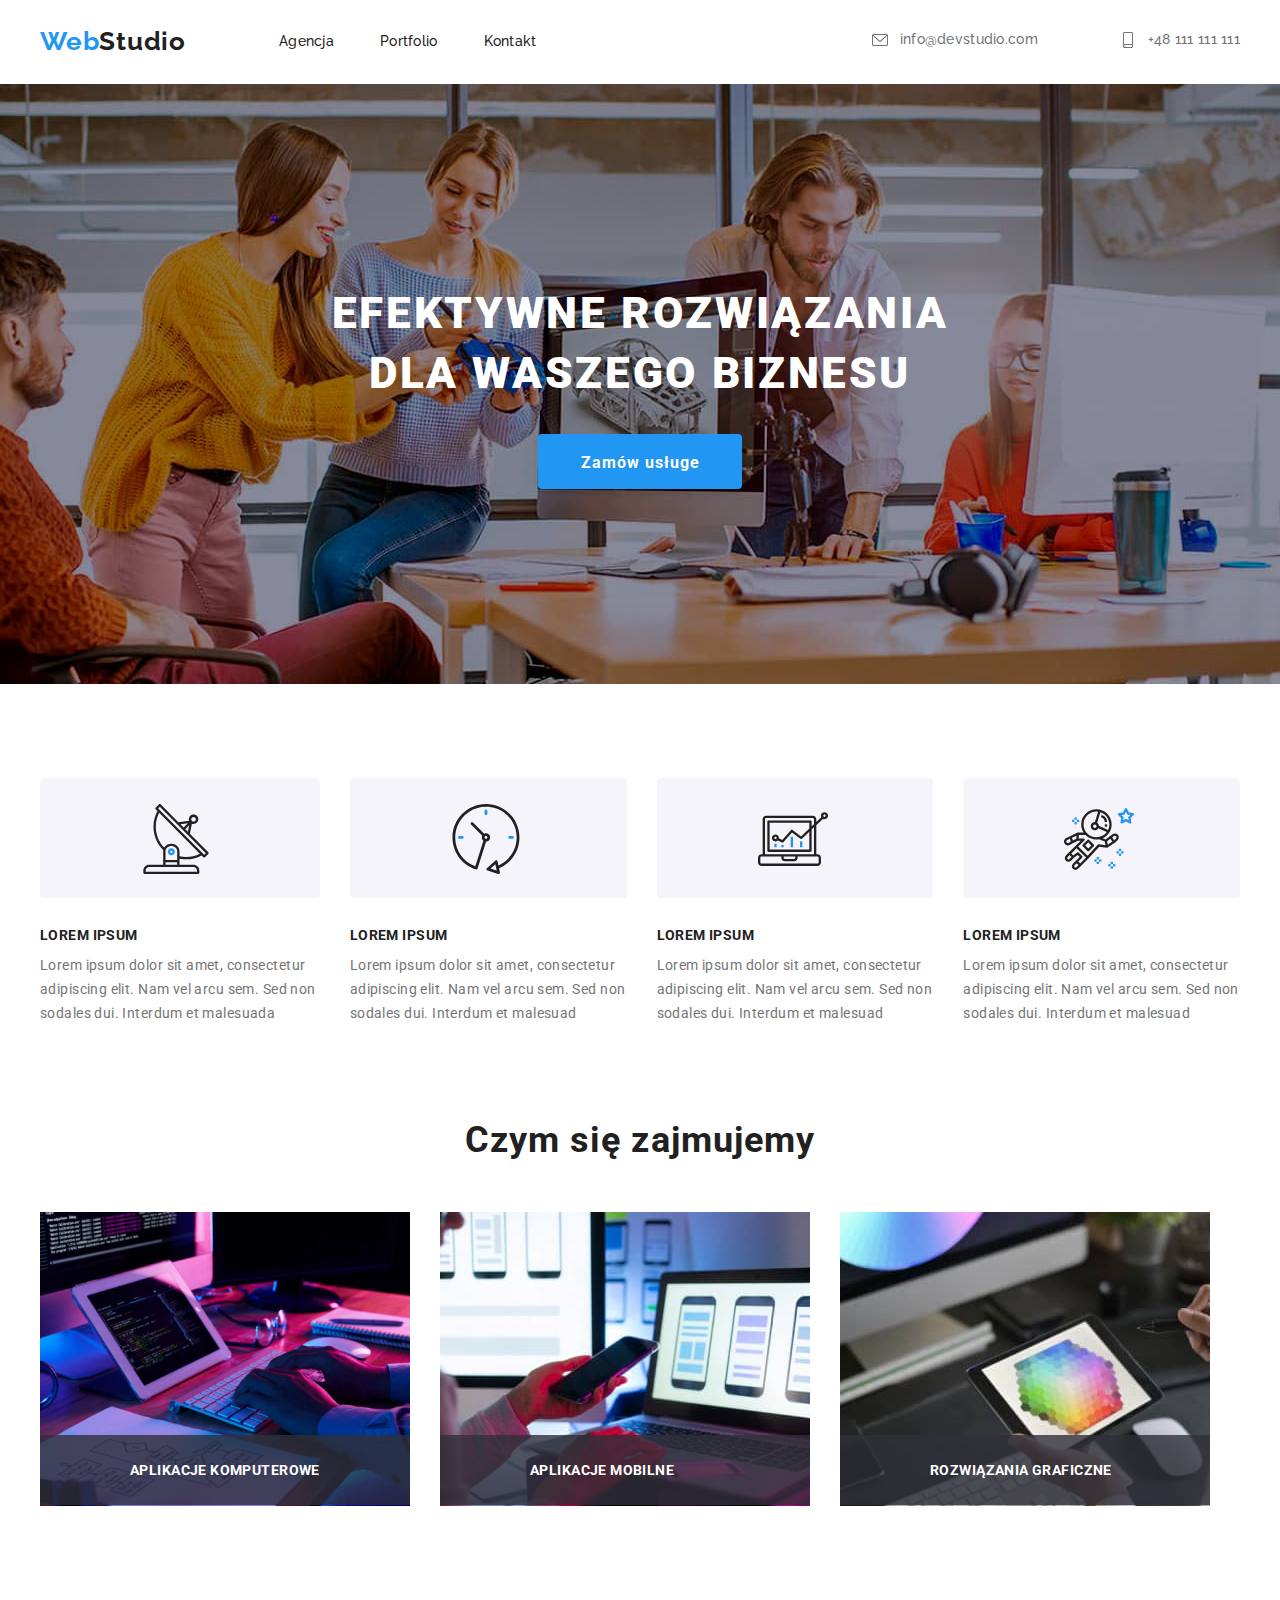
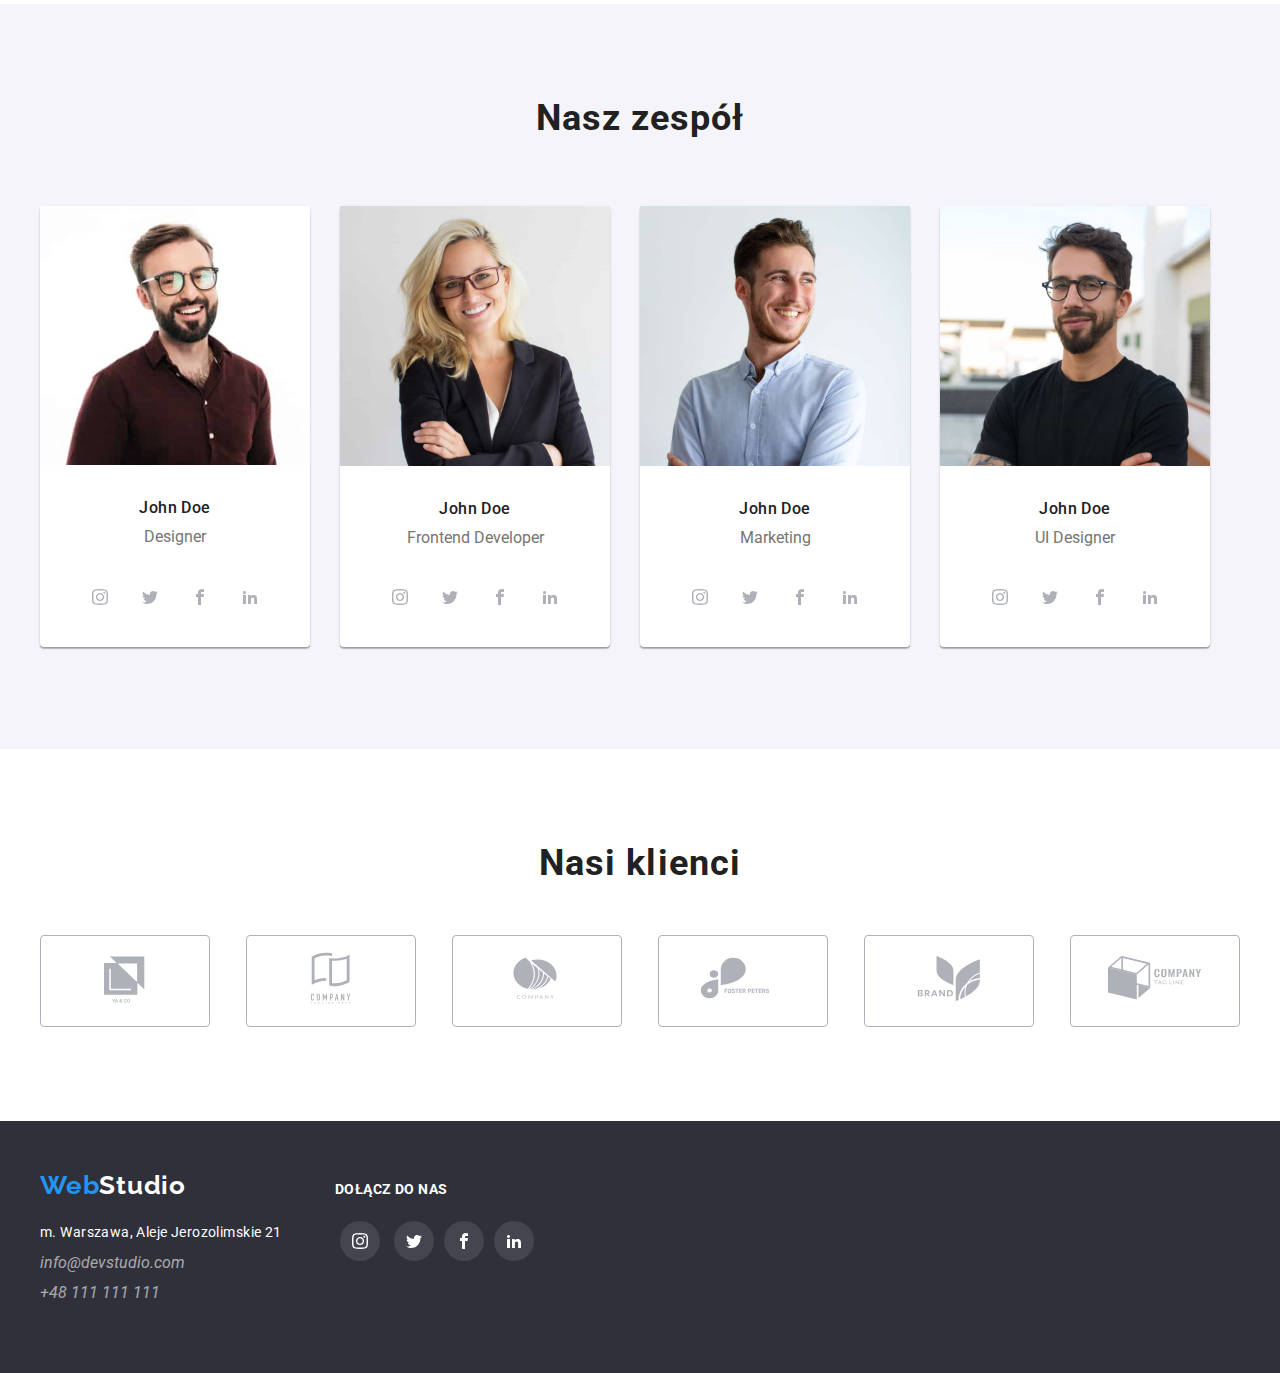
<file: index.html>
<!doctype html>
<html lang="en">

<head>
    <meta charset="UTF-8">
    <meta http-equiv="X-UA-Compatible" content="IE=edge">
    <meta name="viewport" content="width=device-width, initial-scale=1.0">
    <link rel="preconnect" href="https://fonts.googleapis.com">
    <link rel="preconnect" href="https://fonts.gstatic.com" crossorigin>
    <link href="https://fonts.googleapis.com/css2?family=Raleway:wght@700&family=Roboto:wght@400;500;700;900&display=swap"
        rel="stylesheet"
        />
    <link 
    rel="stylesheet" 
    href="https://cdnjs.cloudflare.com/ajax/libs/modern-normalize/1.1.0/modern-normalize.min.css">   
    <link rel="stylesheet" href="./css/styles.css">
    <title>Studio</title>
</head>

<body>
    <header class="starter">
        <div class="container main-nav">
        <nav class="header-nav">
        <a class="logo" href="./index.html"><span class="logo-element">Web</span><span class="logo-accent">Studio</span></a>
            <ul class="site-nav">
                <li class="item"><a href="./index.html" class="link">Agencja</a></li>
                <li class="item"><a href="./portfolio.html" class="link">Portfolio</a></li>
                <li class="item"><a href="kontakt" class="link">Kontakt</a></li>
            </ul>
        </nav> 
        <ul class="site-contact">
        <li class="item">
            <div class="contact-media">
                <svg class="contact-items" width="20" height="16">
                    <use href="./images/icons.svg#envelope"></use>
                </svg>
                </div>
            <a href="mailto:info@devstudio.com" class="link">info@devstudio.com</a></li>
        <li class="item">
            <div class="contact-media">
                <svg class="contact-items" width="20" height="16">
                    <use href="./images/icons.svg#smartphone"></use>
                </svg>
                </div>
            <a href="tel:+48111111111" class="link"> +48 111 111 111</a></li>
            
        </ul>
    </div>
    </header>
    
    
    <main>
        <section class="section">
        <div class="container">
        <h1 class="section-tittle">EFEKTYWNE ROZWIĄZANIA<br>DLA WASZEGO BIZNESU</h1>
        <button class="section-button" type="button" data-modal-open>Zamów usługe</button>
        </div>
        </section>
        
        <section class="section-hero">
        <div class="container">
        <ul class="cards">
            <li  class="cards-set">
                <div class="company-items-size">
                <svg class="company-items" width="70" height="70">
                    <use href="./images/icons.svg#antenna1"></use>
                </svg>
                </div>
                <h3 class="hero">LOREM IPSUM</h3>
                <p class="hero-tittle">Lorem ipsum dolor sit amet, consectetur
                    adipiscing elit. Nam vel arcu sem. Sed
                    non sodales dui. Interdum et malesuada</p>
            </li>
            <li class="cards-set">
                <div class="company-items-size">
                <svg class="company-items" width="70" height="70">
                    <use href="./images/icons.svg#clock1"></use>
                </svg>
                </div>
                <h3 class="hero">LOREM IPSUM</h3>
                <p class="hero-tittle">Lorem ipsum dolor sit amet, consectetur
                    adipiscing elit. Nam vel arcu sem. Sed
                    non sodales dui. Interdum et malesuad</p>
            </li>
            <li class="cards-set">
                <div class="company-items-size">
                <svg class="company-items" width="70" height="70">
                    <use href="./images/icons.svg#diagram1"></use>
                </svg>
                </div>
                <h3 class="hero">LOREM IPSUM</h3>
                <p class="hero-tittle">Lorem ipsum dolor sit amet, consectetur
                    adipiscing elit. Nam vel arcu sem. Sed
                    non sodales dui. Interdum et malesuad</p>
            </li>
            <li class="cards-set">
                <div class="company-items-size">
                <svg class="company-items" width="70" height="70">
                    <use href="./images/icons.svg#astronaut1"></use>
                </svg>
                </div>
                <h3 class="hero">LOREM IPSUM</h3>
                <p class="hero-tittle">Lorem ipsum dolor sit amet, consectetur
                    adipiscing elit. Nam vel arcu sem. Sed
                    non sodales dui. Interdum et malesuad</p>
            </li>
        </ul>
        </div>
        </section>
        <section class="features">
            <div class="container">
                <h2 class="features-tittle">Czym się zajmujemy</h2>
                <ul class="cards-tittle">
                    <div class="cards-thumb">
                    <li class="cards-photo"><img class="features-photo-one" src="images/img2.jpg" alt="hands and keyboard" width="370" /></li>
                    <p class="cards-info">APLIKACJE KOMPUTEROWE</p>
                    </div>
                    <div class="cards-thumb">
                    <li class="cards-photo"><img class="features-photo-two" src="images/img3.jpg" alt="hands and iphone" width="370" /></li>
                    <p class="cards-info">APLIKACJE MOBILNE</p>
                    </div>
                    <div class="cards-thumb">
                    <li class="cards-photo"><img class="features-photo-three" src="images/box1.jpg" alt="hands and ipad" width="370" /></li>
                    <p class="cards-info">ROZWIĄZANIA GRAFICZNE</p>
                    </div>
                
                </ul>
            </div>
        </section>

        <section class="work">
            <div class="container">
                <h3 class="work-tittle">Nasz zespół</h3>
                <ul class="works-item">
                    <li class="works-date">
                    <figure class="work-figure">   
                        <img class="work-photo-designer" src="images/man.jpg" alt="Product Designer" width="270" />
                        <figcaption class="work-name">John Doe</figcaption>
                        <figcaption class="work-info">Designer</figcaption>
                        <div class="work-media">
                            <svg class="media-items" width="20" height="20">
                                <use href="./images/icons.svg#instagram"></use>
                            </svg>
                            <svg class="media-items" width="20" height="20">
                                <use href="./images/icons.svg#twitter"></use>
                            </svg><svg class="media-items" width="20" height="20">
                                <use href="./images/icons.svg#facebook"></use>
                            </svg><svg class="media-items" width="20" height="20">
                                <use href="./images/icons.svg#linkedin2"></use>
                            </svg>
                            </div>
                    </figure>
                    </li>
                    <li class="works-date">
                    <figure class="work-figure">
                        <img class="work-photo-frontend" src="images/girl.jpg" alt="Frontend Developer" width="270" />
                        <figcaption class="work-name">John Doe</figcaption>
                        <figcaption class="work-info">Frontend Developer</figcaption>
                        <div class="work-media">
                            <svg class="media-items" width="20" height="20">
                                <use href="./images/icons.svg#instagram"></use>
                            </svg>
                            <svg class="media-items" width="20" height="20">
                                <use href="./images/icons.svg#twitter"></use>
                            </svg><svg class="media-items" width="20" height="20">
                                <use href="./images/icons.svg#facebook"></use>
                            </svg><svg class="media-items" width="20" height="20">
                                <use href="./images/icons.svg#linkedin2"></use>
                            </svg>
                            </div>
                    </figure>
                    </li>   
                    <li class="works-date">
                        <figure class="work-figure"> 
                        <img class="work-photo-marketing" src="images/man2.jpg" alt="Marketing" width="270"/>
                        <figcaption class="work-name">John Doe</figcaption>
                        <figcaption class="work-info">Marketing</figcaption>
                        <div class="work-media">
                            <svg class="media-items" width="20" height="20">
                                <use href="./images/icons.svg#instagram"></use>
                            </svg>
                            <svg class="media-items" width="20" height="20">
                                <use href="./images/icons.svg#twitter"></use>
                            </svg><svg class="media-items" width="20" height="20">
                                <use href="./images/icons.svg#facebook"></use>
                            </svg><svg class="media-items" width="20" height="20">
                                <use href="./images/icons.svg#linkedin2"></use>
                            </svg>
                            </div>
                    </figure>
                    </li>
                    <li class="works-date">
                        <figure class="work-figure">
                        <img class="work-photo-ui" src="images/man3.jpg" alt="UI Designer" width="270" />
                        <figcaption class="work-name">John Doe</figcaption>
                        <figcaption class="work-info">UI Designer</figcaption>
                        <div class="work-media">
                            <svg class="media-items" width="20" height="20">
                                <use href="./images/icons.svg#instagram"></use>
                            </svg>
                            <svg class="media-items" width="20" height="20">
                                <use href="./images/icons.svg#twitter"></use>
                            </svg><svg class="media-items" width="20" height="20">
                                <use href="./images/icons.svg#facebook"></use>
                            </svg><svg class="media-items" width="20" height="20">
                                <use href="./images/icons.svg#linkedin2"></use>
                            </svg>
                            </div>
                    </figure>
                    </li>    
                </ul>    
            </div>
        </section>
        <section clas="work-company">
            <div class="container">
                <h4 class="work-tittle">Nasi klienci</h4>
                <ul  class="company-list">
                   <li class="company-items-list"> 
                       <button class="company-bottom">
                           <svg class="company-item" width="106" height="60">
                               <use href="./images/icons.svg#group1"></use>
                           </svg>
                        </button>
                    </li>
                   <li class="company-items-list">
                       <button class="company-bottom">
                        <svg class="company-item" width="106" height="60">
                            <use href="./images/icons.svg#group2"></use>
                        </svg>
                       </button>
                    </li>
                   <li class="company-items-list">
                       <button class="company-bottom">
                        <svg class="company-item" width="106" height="60">
                            <use href="./images/icons.svg#group3"></use>
                        </svg>
                       </button>
                    </li>
                   <li class="company-items-list">
                       <button class="company-bottom">
                        <svg class="company-item" width="106" height="60">
                            <use href="./images/icons.svg#group4"></use>
                        </svg>
                       </button>
                    </li>
                   <li class="company-items-list">
                       <button class="company-bottom">
                        <svg class="company-item" width="106" height="60">
                            <use href="./images/icons.svg#group5"></use>
                        </svg>
                       </button>
                    </li>
                   <li class="company-items-list">
                       <button class="company-bottom">
                        <svg class="company-item" width="106" height="60">
                            <use href="./images/icons.svg#group6"></use>
                        </svg>
                       </button>
                    </li>
                </ul>


            </div>
        </section>
    </main>
    
    
    <footer class="address-info">
        <div class="container">
           <section class="section-address">
               <div class="h5-footer">
            <h5 class="name-media">DOŁĄCZ DO NAS</h5>
            </div>
            <div class="address-social">
                <svg class="address-items" width="20" height="20">
                    <use href="./images/icons.svg#instagram"></use>
                </svg>
                <svg class="address-items" width="20" height="20">
                    <use href="./images/icons.svg#twitter"></use>
                </svg><svg class="address-items" width="20" height="20">
                    <use href="./images/icons.svg#facebook"></use>
                </svg><svg class="address-items" width="20" height="20">
                    <use href="./images/icons.svg#linkedin2"></use>
                </svg>
                </div>
            </section>
        <p><a class="logo-footer" href="webstudio"><span class="address-logo-element">Web</span><span class="address-logo-accent">Studio</span></a></p>
        <address class="footer-contact">
                <span class="address-info-footer">m. Warszawa, Aleje Jerozolimskie 21</span>
                <a href="mailto:info@devstudio.com" class="address-contact">info@devstudio.com</a>
                <a href="tel:+48111111111 " class="address-contact">+48 111 111 111</a>
        </address>
    </footer>
    <div class="backdrop is-hidden" data-modal>
        <div class="modal">
            <button type="button" class="button-window" data-modal-close>
                <svg class="close-svg" >
                    <use href="./images/icons.svg#closed"></use>
                </svg>
            </button>
        </div>
    </div>
    <script src="./modal.js"></script>
</body>

</html>
</file>
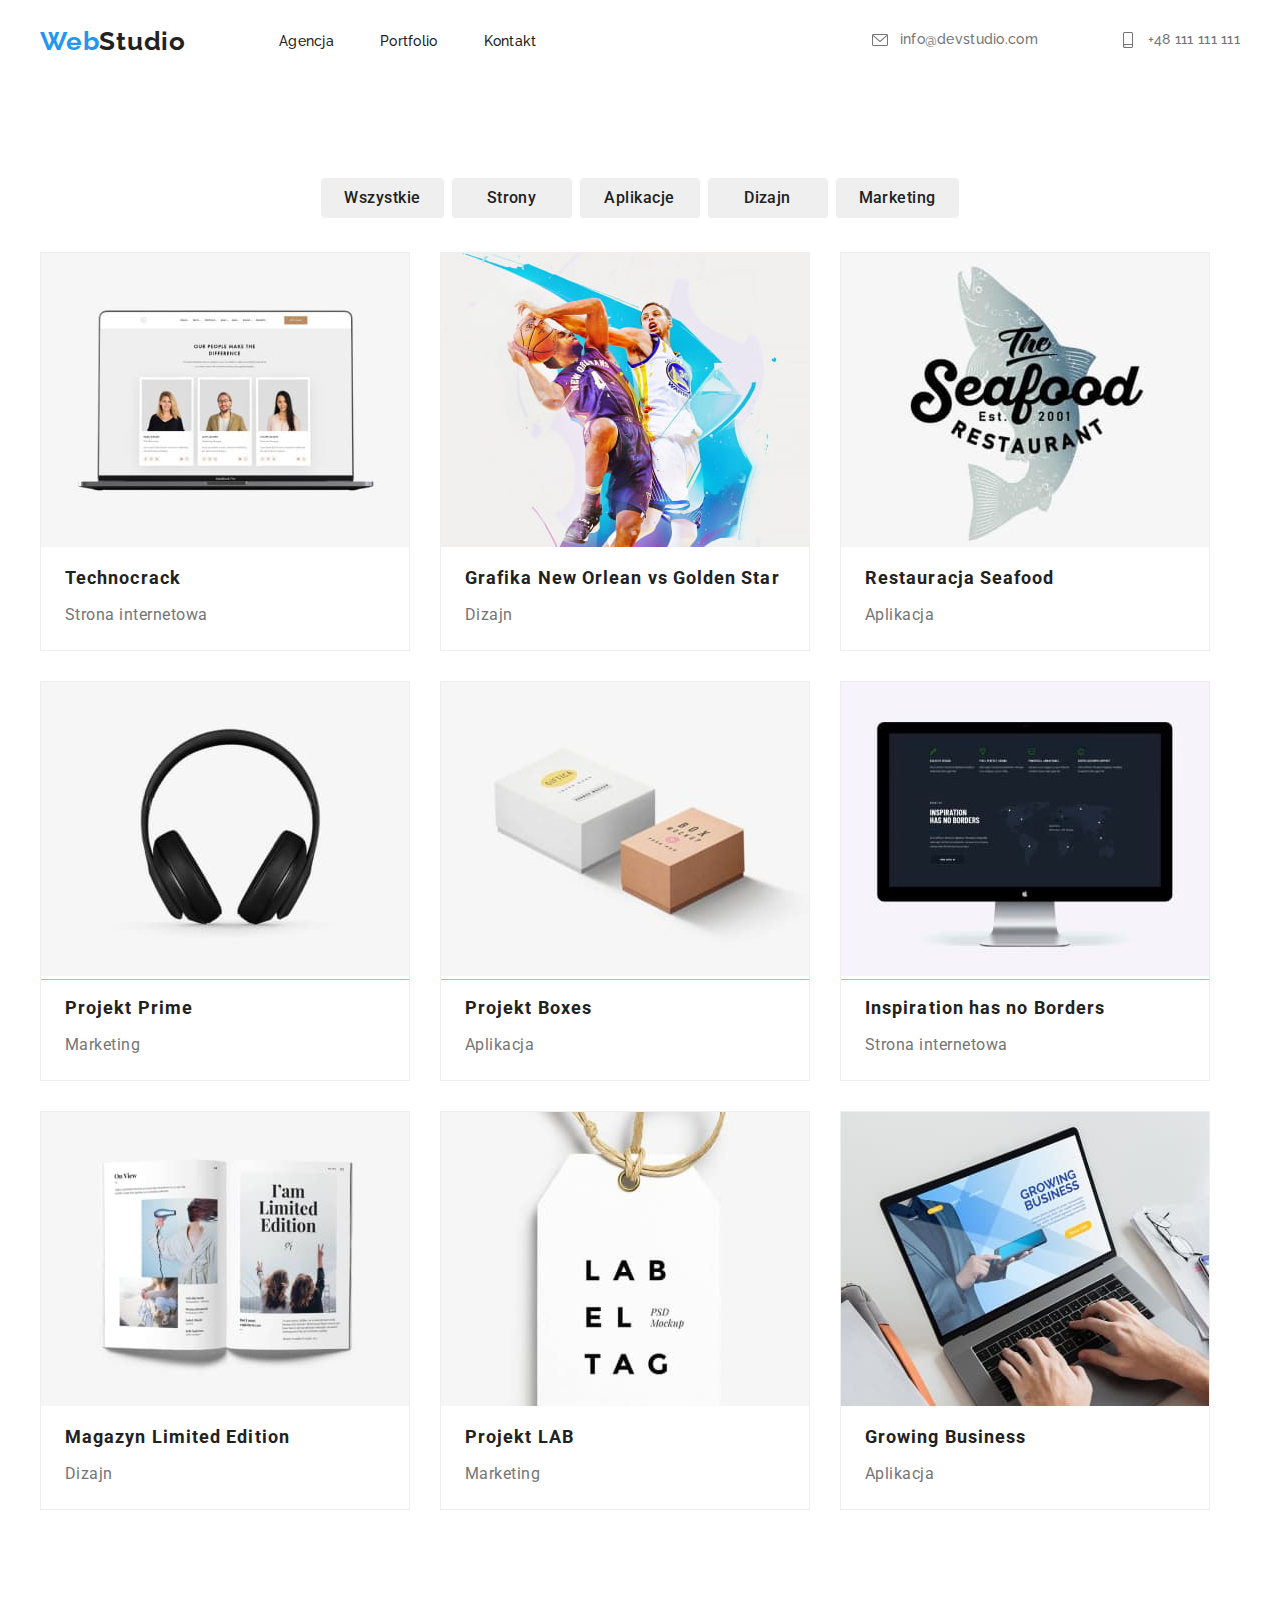
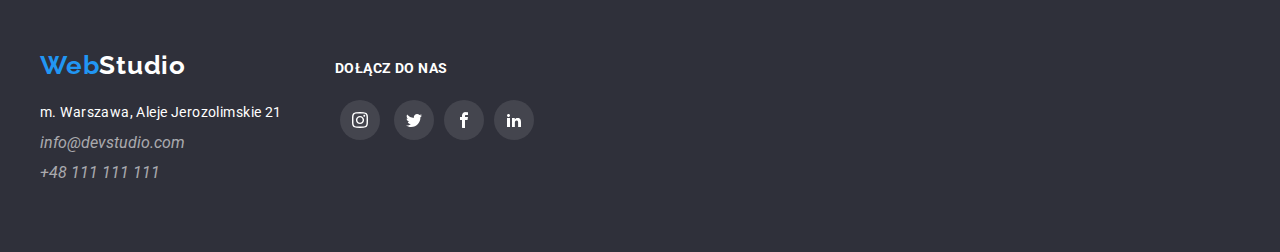
<file: portfolio.html>
<!doctype html>
<html lang="en">

<head>
    <meta charset="UTF-8">
    <meta http-equiv="X-UA-Compatible" content="IE=edge">
    <meta name="viewport" content="width=device-width, initial-scale=1.0">
    <link rel="preconnect" href="https://fonts.googleapis.com">
    <link rel="preconnect" href="https://fonts.gstatic.com" crossorigin>
    <link href="https://fonts.googleapis.com/css2?family=Raleway:wght@700&family=Roboto:wght@400;500;700;900&display=swap"
        rel="stylesheet"
        />
    <link 
    rel="stylesheet" 
    href="https://cdnjs.cloudflare.com/ajax/libs/modern-normalize/1.1.0/modern-normalize.min.css">   
    <link rel="stylesheet" href="./css/styles.css">
    <title>Studio</title>
</head>

<body>
    <header class="starter">
        <div class="container main-nav">
        <nav class="header-nav">
        <a class="logo" href="./index.html"><span class="logo-element">Web</span><span class="logo-accent">Studio</span></a>
            <ul class="site-nav">
                <li class="item"><a href="./index.html" class="link">Agencja</a></li>
                <li class="item"><a href="./portfolio.html" class="link">Portfolio</a></li>
                <li class="item"><a href="kontakt" class="link">Kontakt</a></li>
            </ul>
        </nav> 
        <ul class="site-contact">
        <li class="item">
            <div class="contact-media">
                <svg class="contact-items" width="20" height="16">
                    <use href="./images/icons.svg#envelope"></use>
                </svg>
                </div>
            <a href="mailto:info@devstudio.com" class="link">info@devstudio.com</a></li>
        <li class="item">
            <div class="contact-media">
                <svg class="contact-items" width="20" height="16">
                    <use href="./images/icons.svg#smartphone"></use>
                </svg>
                </div>
            <a href="tel:+48111111111" class="link">+48 111 111 111</a></li>
        </ul>
    </div>
    </header>
    
    <main>
        <section class="container">
        <!-- <h1>Portfolio</h1> -->
        <ul class="portfolio-nav">
            <li class="item">
                <button type="button" class="portfolio-link">Wszystkie</button>
            </li>
            <li class="item">
                <button type="button" class="portfolio-link">Strony</button>
            </li>
            <li class="item">
                <button type="button" class="portfolio-link">Aplikacje</button>
            </li>
            <li class="item">
                <button type="button" class="portfolio-link">Dizajn</button>
            </li>
            <li class="item">
                <button type="button" class="portfolio-link">Marketing</button>
            </li>
        </ul>

        <div class="container">
            <ul class="work-menu">
                <li class="portfolio-items">
                <div class="portfolio-thumb">
                    <figure class="portfolio-figure">
                    <img class="portfolio-menu-photo" src="images/img11.jpg" alt="Technocrack" width="370" height="294" />
                    <p class="text-img">
                        Technocrack jest popularną platformą wykorzystywaną do rozpowszechniania koronawirusa. Firmy wykorzystują tę platformę do celów szpiegowskich i ataków na niezabezpieczone serwery konkurencji
                    </p>
                </div>
                    <figcaption class="work-menu-info">Technocrack</figcaption>
                    <figcaption class="work-classification">Strona internetowa</figcaption>
                </figure></li>
                <li class="portfolio-items">
                <div class="portfolio-thumb">
                    <figure class="portfolio-figure">
                    <img class="portfolio-menu-photo" src="images/img12.jpg" alt="Grafika New Orlean vs Golden Star" width="370" height="294" />
                    <p class="text-img">
                        Technocrack jest popularną platformą wykorzystywaną do rozpowszechniania koronawirusa. Firmy wykorzystują tę platformę do celów szpiegowskich i ataków na niezabezpieczone serwery konkurencji
                    </p>               
                </div>
                    <figcaption class="work-menu-info">Grafika New Orlean vs Golden Star</figcaption>
                    <figcaption class="work-classification">Dizajn</figcaption>
                </figure></li>
                <li class="portfolio-items">
                <div class="portfolio-thumb">
                    <figure class="portfolio-figure">
                    <img class="portfolio-menu-photo" src="images/img13.jpg" alt="Restauracja Seafood" width="370" height="294" />
                    <p class="text-img">
                        Technocrack jest popularną platformą wykorzystywaną do rozpowszechniania koronawirusa. Firmy wykorzystują tę platformę do celów szpiegowskich i ataków na niezabezpieczone serwery konkurencji
                    </p>               
                </div>
                    <figcaption class="work-menu-info">Restauracja Seafood</figcaption>
                    <figcaption class="work-classification">Aplikacja</figcaption>
                </figure></li>
                <li class="portfolio-items">
                <div class="portfolio-thumb">
                    <figure class="portfolio-figure">
                    <img class="portfolio-menu-photo" src="images/img14.jpg" alt="Projekt Prime" width="370" height="294" />
                    <p class="text-img">
                        Technocrack jest popularną platformą wykorzystywaną do rozpowszechniania koronawirusa. Firmy wykorzystują tę platformę do celów szpiegowskich i ataków na niezabezpieczone serwery konkurencji
                    </p>
                </div>
                    <figcaption class="work-menu-info">Projekt Prime</figcaption>
                    <figcaption class="work-classification">Marketing</figcaption>
                </figure></li>
                <li class="portfolio-items">
                <div class="portfolio-thumb">
                    <figure class="portfolio-figure">
                    <img class="portfolio-menu-photo" src="images/img15.jpg" alt="Projekt Boxes" width="370" height="294" />
                    <p class="text-img">
                        Technocrack jest popularną platformą wykorzystywaną do rozpowszechniania koronawirusa. Firmy wykorzystują tę platformę do celów szpiegowskich i ataków na niezabezpieczone serwery konkurencji
                    </p>               
                </div>
                    <figcaption class="work-menu-info">Projekt Boxes</figcaption>
                    <figcaption class="work-classification">Aplikacja</figcaption>
                </figure></li>
                <li class="portfolio-items">
                <div class="portfolio-thumb">
                    <figure class="portfolio-figure">
                    <img class="portfolio-menu-photo" src="images/img16.jpg" alt="Inspiration has no Borders" width="370" height="294" />
                    <p class="text-img">
                        Technocrack jest popularną platformą wykorzystywaną do rozpowszechniania koronawirusa. Firmy wykorzystują tę platformę do celów szpiegowskich i ataków na niezabezpieczone serwery konkurencji
                    </p>               
                </div>
                    <figcaption class="work-menu-info">Inspiration has no Borders</figcaption>
                    <figcaption class="work-classification">Strona internetowa</figcaption>
                </figure></li>
                <li class="portfolio-items">
                <div class="portfolio-thumb">
                    <figure class="portfolio-figure">
                    <img class="portfolio-menu-photo" src="images/img17.jpg" alt="Magazyn Limited Edition" width="370" height="294" />
                    <p class="text-img">
                        Technocrack jest popularną platformą wykorzystywaną do rozpowszechniania koronawirusa. Firmy wykorzystują tę platformę do celów szpiegowskich i ataków na niezabezpieczone serwery konkurencji
                    </p>               
                </div>
                    <figcaption class="work-menu-info">Magazyn Limited Edition</figcaption>
                    <figcaption class="work-classification">Dizajn</figcaption>
                </figure></li>
                <li class="portfolio-items">
                <div class="portfolio-thumb">
                    <figure class="portfolio-figure">
                    <img class="portfolio-menu-photo" src="images/img18.jpg" alt="Projekt LAB" width="370" height="294" />
                    <p class="text-img">
                        Technocrack jest popularną platformą wykorzystywaną do rozpowszechniania koronawirusa. Firmy wykorzystują tę platformę do celów szpiegowskich i ataków na niezabezpieczone serwery konkurencji
                    </p>               
                </div>
                    <figcaption class="work-menu-info">Projekt LAB</figcaption>
                    <figcaption class="work-classification">Marketing</figcaption>
                </figure></li>
                <li class="portfolio-items">
                <div class="portfolio-thumb">
                    <figure class="portfolio-figure">
                    <img class="portfolio-menu-photo" src="images/img19.jpg" alt="Growing Business" width="370" height="294" />
                    <p class="text-img">
                        Technocrack jest popularną platformą wykorzystywaną do rozpowszechniania koronawirusa. Firmy wykorzystują tę platformę do celów szpiegowskich i ataków na niezabezpieczone serwery konkurencji
                    </p>               
                </div>
                    <figcaption class="work-menu-info">Growing Business</figcaption>
                    <figcaption class="work-classification">Aplikacja</figcaption>
                </figure></li>
                </ul>
        </div>
        </section>
    </main> 

    <footer class="address-info">
        <div class="container">
           <section class="section-address">
               <div class="h5-footer">
            <h5 class="name-media">DOŁĄCZ DO NAS</h5>
            </div>
            <div class="address-social">
                <svg class="address-items" width="20" height="20">
                    <use href="./images/icons.svg#instagram"></use>
                </svg>
                <svg class="address-items" width="20" height="20">
                    <use href="./images/icons.svg#twitter"></use>
                </svg><svg class="address-items" width="20" height="20">
                    <use href="./images/icons.svg#facebook"></use>
                </svg><svg class="address-items" width="20" height="20">
                    <use href="./images/icons.svg#linkedin2"></use>
                </svg>
                </div>
            </section>
        <p><a class="logo-footer" href="webstudio"><span class="address-logo-element">Web</span><span class="address-logo-accent">Studio</span></a></p>
        <address class="footer-contact">
                <span class="address-info-footer">m. Warszawa, Aleje Jerozolimskie 21</span>
                <a href="mailto:info@devstudio.com" class="address-contact">info@devstudio.com</a>
                <a href="tel:+48111111111 " class="address-contact">+48 111 111 111</a>
        </address>
    </footer>
</body>

</html>
</file>
<file: css/styles.css>
/* колір основного тексту #212121; */
/* колір підтексу #757575; */
/* колір при настисканю hover #2196F3; */
/* колір в адресі wedstudio #FFFFFF
колір тф і мейл color: rgba(255, 255, 255, 0.6); */
/* колір лого #2196F3 */
/* колір обводка buttom #F5F4F4 */
:root {
  --address-logo-color: #2196f3;
  --primaty-text-color: #212121;
  --tittle-tex-color: #757575;
  --background-color: #E5E5E5;
  --starter-color: #FFFFFF;
}
body {
  background-color:var(--starter-color);
  color: var(--tittle-tex-color);

  font-family: Roboto, sans-serif;
}
ul {
  list-style: none;
}
.link {
  text-decoration: none;
}

h1,
h2,
h3,
h4,
h5,
h6,
p,
ul {
  margin: 0;
  padding: 0;
}
button {
  font-family: inherit;
}



/* CONTAINER */
.container {
  width: 1200px;
  /* padding-left: 15px;
  padding-right: 15px; */
  margin-left: auto;
  margin-right: auto;
  /* outline: 2px solid red; */
}

/*                              HEADER                          */
/*                              logo                           */
.starter {
  background-color:var(--starter-color);
  font-family: Raleway;
  font-weight: 700;
  font-size: 26px;
  line-height: 1.2;
  letter-spacing: 0.03em;
}
.logo {
  text-decoration: none;
}
.logo-element {
  color:var(--address-logo-color);
}
.logo-accent {
  color: var(--primaty-text-color);
}
/*-------------------------- MAIN-NAV -------------------------*/
.main-nav{
  display: flex;
  align-items: center;
}
.header-nav{
  display: flex;
  align-items: center;
}
/* Site-nav */
.site-nav{ 
  display: flex;
  margin-left: 93px;
}
.site-nav .item + .item {
  margin-left: 46px;
}

.site-nav .link {
  display: block;
  padding-top: 32px;
  padding-bottom: 32px;

  color: var(--primaty-text-color);

  font-weight: 500;
  font-size: 14px;
  line-height: 1.14;
  letter-spacing: 0.02em;
}
.site-nav .link:hover,
.site-nav .link:focus {
  color: var(--address-logo-color);
}
.site-contact{
  display: flex;
  margin-left: auto;
}
.site-contact .item + .item{
  margin-left: 50px;
} 
.site-contact .link {
  display: block;
  padding-top: 32px;
  padding-bottom: 32px;

  color: var(--tittle-tex-color);

  font-weight: 500;
  font-size: 14px;
  line-height: 1.14;
  letter-spacing: 0.02em;
}
.site-contact .link:hover,
.site-contact .link:focus {
  color: var(--address-logo-color);
  /* fill: #2196f3; */
}
.contact-media{
  display: flex;
}
.contact-items{
  margin-top: 32px;
  margin-right: 10px;
  margin-bottom: 36px;
  margin-left: 30px;
}
.item{
  display: flex;
}
.contact-items{
 fill: #757575
}
.contact-items:hover{
  fill: var(--address-logo-color);
}
/*                      Підкреслення                      */
.link{
  position: relative;
}
 .link::after{
  content: '';
  display: block;
  position: absolute;
  width: 58px;
  height: 4px;
  width: 0;
  left: 50%;
  bottom: 0;
  transform: translateX(-50%);
  transition: 0.5s cubic-bezier(0.68, -0.55, 0.265, 1.55);
  /* transition: transform 250ms cubic-bezier(0.4, 0, 0.2, 1); */
  background-color: var(--address-logo-color);
  border-radius: 2px;
}

.link:hover::after { 
  width: 100%; 
}

/*                       MODAL-WINDOW                          */
.backdrop{
  position: fixed;
  
  top: 0;
  left: 0;
  width: 100%;
  height: 100%;
  background-color:rgba(0, 0, 0, 0.2);
  opacity: 1;
  transition: opacity 250ms cubic-bezier(0.4, 0, 0.2, 1) ;
}
.backdrop.is-hidden{
  opacity: 0;
  pointer-events: none;
}

.modal{
  position: relative;
  top: 36%;
  left: 50%;
  transform: translate(-50%, -50%);

  width: 528px;
  height: 581px;
  
  background: #FFFFFF;
  box-shadow: 0px 1px 3px rgba(0, 0, 0, 0.12),
  0px 1px 1px rgba(0, 0, 0, 0.14),
  0px 2px 1px rgba(0, 0, 0, 0.2);
  border-radius: 4px;
}
.button-window{
  display: flex;
  position: absolute;
  align-items: center;
  justify-content: center;
  top: 8px;
  right: 8px;
  width: 30px;
  height: 30px;
  background-color: transparent;
  border-radius: 50%;
  border: 1px solid rgba(0, 0, 0, 0.1);
  box-sizing: border-box;
  cursor: pointer;
 
}




/*                             MAIN                             */
/*                           Class-Tittle                    */
.logo,
.site-contact,
.site-nav {
  cursor: pointer;
}

.section-tittle,
.hero,
.features-tittle,
.work-tittle,
.work-name {
  color: var(--primaty-text-color);
}

.section{
  padding-top: 200px;
  padding-bottom: 200px;
  text-align: center;
  /* height: 500px; */
}

.section-tittle {
  margin-bottom: 30px;
  margin-left: auto;
  margin-right: auto;

  font-weight: 900;
  font-size: 44px;
  line-height: 1.36;
  letter-spacing: 0.06em;
  text-transform: uppercase;
  color:var(--starter-color);
}

/*                        Button Main                        */
.section-button {
  display: inline-block;
  border-radius: 4px;
  padding-top: 13px;
  padding-right: 41px;
  padding-bottom: 10px;
  padding-left: 42px;
  min-width: 200px;
  border: 1px solid transparent;

  font-family: Roboto, sans-serif;
  font-weight: 700;
  font-size: 16px;
  line-height: 1.88;
  align-items: center;
  text-align: center;
  letter-spacing: 0.06em;
  cursor: pointer;

  color:var(--starter-color);
  background-color:var(--address-logo-color);
  box-shadow: 0px 4px 4px rgba(0, 0, 0, 0.15);
}


.hero-tittle,
.work-info {
  color: var(--tittle-tex-color);
}
.section {
  max-width: 1600px;
  height: 600px;
  margin-left: auto;
  margin-right: auto;
  background-image: url('../images/peoples.jpg');
  background-position: center;  
  background-color:#2F303A;
}
.section-hero {
  background-color: var(--starter-color);
  margin-top: 94px;
}
.cards{
  display: inline-flex;
}

.hero {
  padding-bottom: 10px;
  font-weight: 700;
  font-size: 14px;
  line-height: 1.14;
  letter-spacing: 0.03em;
  text-transform: uppercase;
}
.hero-tittle {
  font-weight: 400;
  font-size: 14px;
  line-height: 1.71;
  letter-spacing: 0.03em;
 
  
}
.cards .cards-set+ .cards-set{
  margin-left: 30px;
}

.company-items-size{
  display: block;
  content: '';
  height: 120px;
  /* width: 270px; */
  border-radius: 4px;
  border: 1px solid transparent ;
  margin-bottom: 30px;
  background-color: #F5F4FA;
}
 .company-items{
  margin-top: 25px;
  margin-right: 100px;
  margin-bottom: 25px;
  margin-left: 100px;
}

/*                            FEATURES                          */
.features {
  margin-top: 94px;
}
.features-tittle {
  margin-bottom: 50px;
  margin-top: 94px;
  font-weight: 700;
  font-size: 36px;
  line-height: 1.16;
  text-align: center;
  letter-spacing: 0.03em;
}
.cards-tittle {
  display: flex;
  margin-bottom: 94px;
}
.cards-tittle .cards-thumb + .cards-thumb {
  margin-left: 30px;
}

.cards-thumb{
  position: relative;
}


.cards-info{
  position: absolute;
  bottom: 5px;
 
  width: 370px;
  height: 70px;
  padding-top: 27px;
  padding-right: 90px;
  padding-bottom: 27px;
  padding-left: 90px;
  display: flex;
  

  font-family: 'Roboto';
  font-style: normal;
  font-weight: 700;
  font-size: 14px;
  line-height: 16px;
  text-align: center;
  letter-spacing: 0.03em;
  text-transform: uppercase;
  color:var(--starter-color);
  background: rgba(47, 48, 58, 0.8);
  
}






/*                            WORK                              */
.work{
  margin-left: auto;
  margin-right: auto;
  max-width: 1600px;
  background-color: #F5F4FA;
  display: flex;
}
.work-tittle{
  margin-top: 94px;
  font-size: 36px;
  line-height: 1.16;
  text-align: center;
  letter-spacing: 0.03em;
 
}
.works-item {
  display: flex;
  justify-content: space-between ;
  margin-top: 50px;
  margin-bottom: 86px;
  
}

.work-figure {
  margin-left: auto;
  margin-right: auto;
  background-color: #FFFFFF;
  text-align: center;
  border-radius: 4px;
  box-shadow: 0px 1px 3px rgba(0, 0, 0, 0.12),
   0px 1px 1px rgba(0, 0, 0, 0.14),
   0px 2px 1px rgba(0, 0, 0, 0.2);

}
.work-name{ 
  border-left: 99px;
  border-right: 99px;
  border-bottom: 59px;

  border-radius: 0px 0px 4px 4px;
  padding-top: 30px;
  font-style: normal;
  font-weight: 500;
  font-size: 16px;
  line-height: 1.18;
  text-align: center;
  letter-spacing: 0.03em;
}
.work-info{
  border-left: 97px;
  border-right: 97px;
  border-bottom: 30px;


  padding-top: 10px;
  padding-bottom: 30px;
  
}
.works-date .work-figure{
  margin-right: 30px;
}



.work-media{
  display: flex;

  justify-content: center;

  border-radius: 50%;
  
  padding-left: 32px;
  padding-right: 32px;
  padding-bottom: 30px;
}


.media-items{
  fill:#AFB1B8;;
  width: 40px;
  height: 40px;
  border-radius: 50%;
  padding-left: auto;
  padding-right: auto;
  padding-bottom: 12px;
  padding-top: 12px;
  background-color: #FFFFFF;
  justify-content: space-evenly;
  cursor: pointer;
}
.work-media .media-items + .media-items{
  margin-left: 10px;
}
.media-items:hover,
.media-items:focus{
  fill:#FFFFFF;
  background-color: #2196f3;
}




/*                         NASI KLIENCI                        */
.company-list{
  display: flex;
  justify-content: space-between;
  margin-top: 50px;
  margin-bottom: 94px;
  
}
.company-bottom{
  background-color:#FFFFFF ;
  width: 170px;
  height: 92px;
  border: 1px solid #AFB1B8 ; 
  border-radius: 4px;
  color:#afb1b8;
  background-color:#FFFFFF ;
  cursor: pointer;
}
/* #afb1b8 колір емблем */
.company-bottom:hover{
  color:#2196f3;
  border-color: #2196f3;
}
.company-item{
  fill:currentColor;
}



/*                          Footer                              */
/*                          ADDRESS                          */
.address-info{
  background-color: #2f303a;
  padding-top: 60px;
  padding-bottom: 60px;
  max-width: 1600px;
  margin-left: auto;
  margin-right: auto;
  max-height: 252px;
}
.address-logo-element {
  color: var(--address-logo-color); 
  text-decoration: none;
}
.address-logo-accent {
  color:var(--starter-color);
  text-decoration: none;
}
.address-contact {
  color: rgba(255, 255, 255, 0.6);
}
.address-street {
  color:var(--starter-color);
}
.address-contact{
  display: block;
  text-decoration: none;
  margin-top:9px;
  width: 231px;
  height: 21px;
}
.address-contact:hover,
.address-contact:focus {
  color: var(--address-logo-color)
}
.address-info-footer{
font-family: 'Roboto';
font-style: normal;
font-weight: 400;
font-size: 14px;
line-height: 1.71;
letter-spacing: 0.03em;
color: var(--starter-color);
}
.logo-footer{
  display: block;
  text-decoration: none;
  font-family: 'Raleway';
  font-style: normal;
  font-weight: 700;
  font-size: 26px;
  line-height: 1.19;
  letter-spacing: 0.03em;
  padding-bottom: 20px;
  margin-top: -30px;
}
.footer-contact{
  margin-bottom:60px ;
}


/*                        ADDRESS-SOCIAL                        */

.name-media{
  /* display: block;
  margin-right: -100px;
  margin-top: 12px; */
  
  align-content: center;
  font-family: 'Roboto';
  font-style: normal;
  font-weight: 700;
  font-size: 14px;
  line-height: 16px;
  letter-spacing: 0.03em;
  text-transform: uppercase;

  color: var(--starter-color);
}

.h5-footer{
  display: flex;
  align-items: baseline;
  justify-content: space-between;
  margin-left: 295px;
  margin-bottom: -15px;
}
 .address-items{
  display: inline-block;
  margin-left: 300px;
  margin-bottom: -65px;
 
 
  fill:#FFFFFF;
  width: 40px;
  height: 40px;
  border-radius: 50%;
  padding-left: auto;
  padding-right: auto;
  padding-bottom: 12px;
  padding-top: 12px;
  background-color: rgba(255, 255, 255, 0.1);;
  cursor: pointer;
  /* margin-left: -230px; */
  
}
.address-social .address-items + .address-items{
  margin-left: 10px;
}
.address-items:hover,
.address-items:focus{
  fill:#FFFFFF;
  background-color:#2196f3 ;
}





/*                           PORTFOLIO                          */
.portfolio-nav{
 display: flex;
 justify-content: center;
 margin-top: 94px;
 margin-bottom: 34px;
}
.portfolio-nav .item + .item {
  margin-left: 8px;
}

.portfolio-link{
  /* display: inline-block; */
  border-radius: 4px;
  padding-top: 6px;
  padding-right: 22px;
  padding-bottom: 6px;
  padding-left: 22px;
  min-width: 120px;
  border: 1px solid transparent;

  font-family: Roboto, sans-serif;
  font-weight: 500;
  font-size: 16px;
  line-height: 1.62;
  text-align: center;
  letter-spacing: 0.03em;
  color: var(--primaty-text-color)


}
.portfolio-link:hover,
.portfolio-link:focus {
  color: var(--starter-color);
  background-color: var(--address-logo-color);
  cursor: pointer;
}
.work-menu-info {
  color: var(--primaty-text-color);
}
.work-classification {
  color: var(--tittle-tex-color);
}

/*                         АНІМОВАНЕ ВІКНО                       */
.portfolio-thumb{
  position: relative;
  overflow: hidden;
}

.portfolio-thumb::before{
  position: absolute;
  display: inline-block;
  content: '';
  width: 100%;
  height: 100%;
  background: rgba(33, 150, 243, 0.9);
  transform: translateY(100%);
  transition: transform 250ms cubic-bezier(0.4, 0, 0.2, 1);
  

  /* opacity: 0; */
}
.portfolio-thumb:hover::before{
  opacity: 1;
  transform: translateY(0)
}

.text-img{
  position: absolute;
  /* width: 301px; */
  /* height: 196px; */
  top:49px;
  display: flex;
  /* opacity: 0; */
  
  margin-right: 45px;
  margin-left: 24px;
  font-family: 'Roboto';
  font-style: normal;
  font-weight: 400;
  font-size: 18px;
  line-height: 1.56;


  letter-spacing: 0.03em;

  color: var(--starter-color);
  transform: translateY(150%);
  transition: transform 250ms cubic-bezier(0.4, 0, 0.2, 1);
}
.portfolio-thumb:hover .text-img{
  opacity: 1;
  transform: translateY(0);
}

/* пробую робити бокс */
.work-menu {
  display: flex;
  flex-wrap: wrap;
  margin-bottom: 90px;
}
.portfolio-items{
 max-width: 370px;

 margin-right: 30px;
 margin-bottom: 30px;
 overflow: hidden;
 
 background-color:var(--starter-color);
 border: 1px solid #EEEEEE; 
 box-sizing: border-box;
}
.portfolio-items:nth-child(n3){
  margin-right: 0px;
}

.portfolio-items:nth-last-child(-n + 3){
 margin-bottom: 0px;
}

.portfolio-figure {
  margin-left: auto;
  margin-right: auto;
  margin-top: 0px;
  margin-bottom: -1px; 
}
.work-menu-info{
  border-left: 24px;
  border-right: 24px;
  border-bottom: 24px;


  margin-top: 10px;
  margin-left: 24px; 


  font-weight: 700;
  font-size: 18px;
  line-height: 2;
  letter-spacing: 0.06em;

  color: var(--primaty-text-color);
}
.work-classification{
  border-left: 24px;
  border-right: 24px;
  border-bottom: 20px;


  margin-top: 4px;
  margin-left: 24px;
  margin-bottom: 20px;


  font-weight: 400;
  font-size: 16px;
  line-height: 1.88;
  letter-spacing: 0.03em;
  
  color: var(--tittle-tex-color)
}
.portfolio-items:hover{
  box-shadow:  1px 1px rgba(0, 0, 0, 0.12),
  0px 4px 4px rgba(0, 0, 0, 0.06),
  1px 4px 6px rgba(0, 0, 0, 0.16);
  cursor: pointer;
}
</file>
